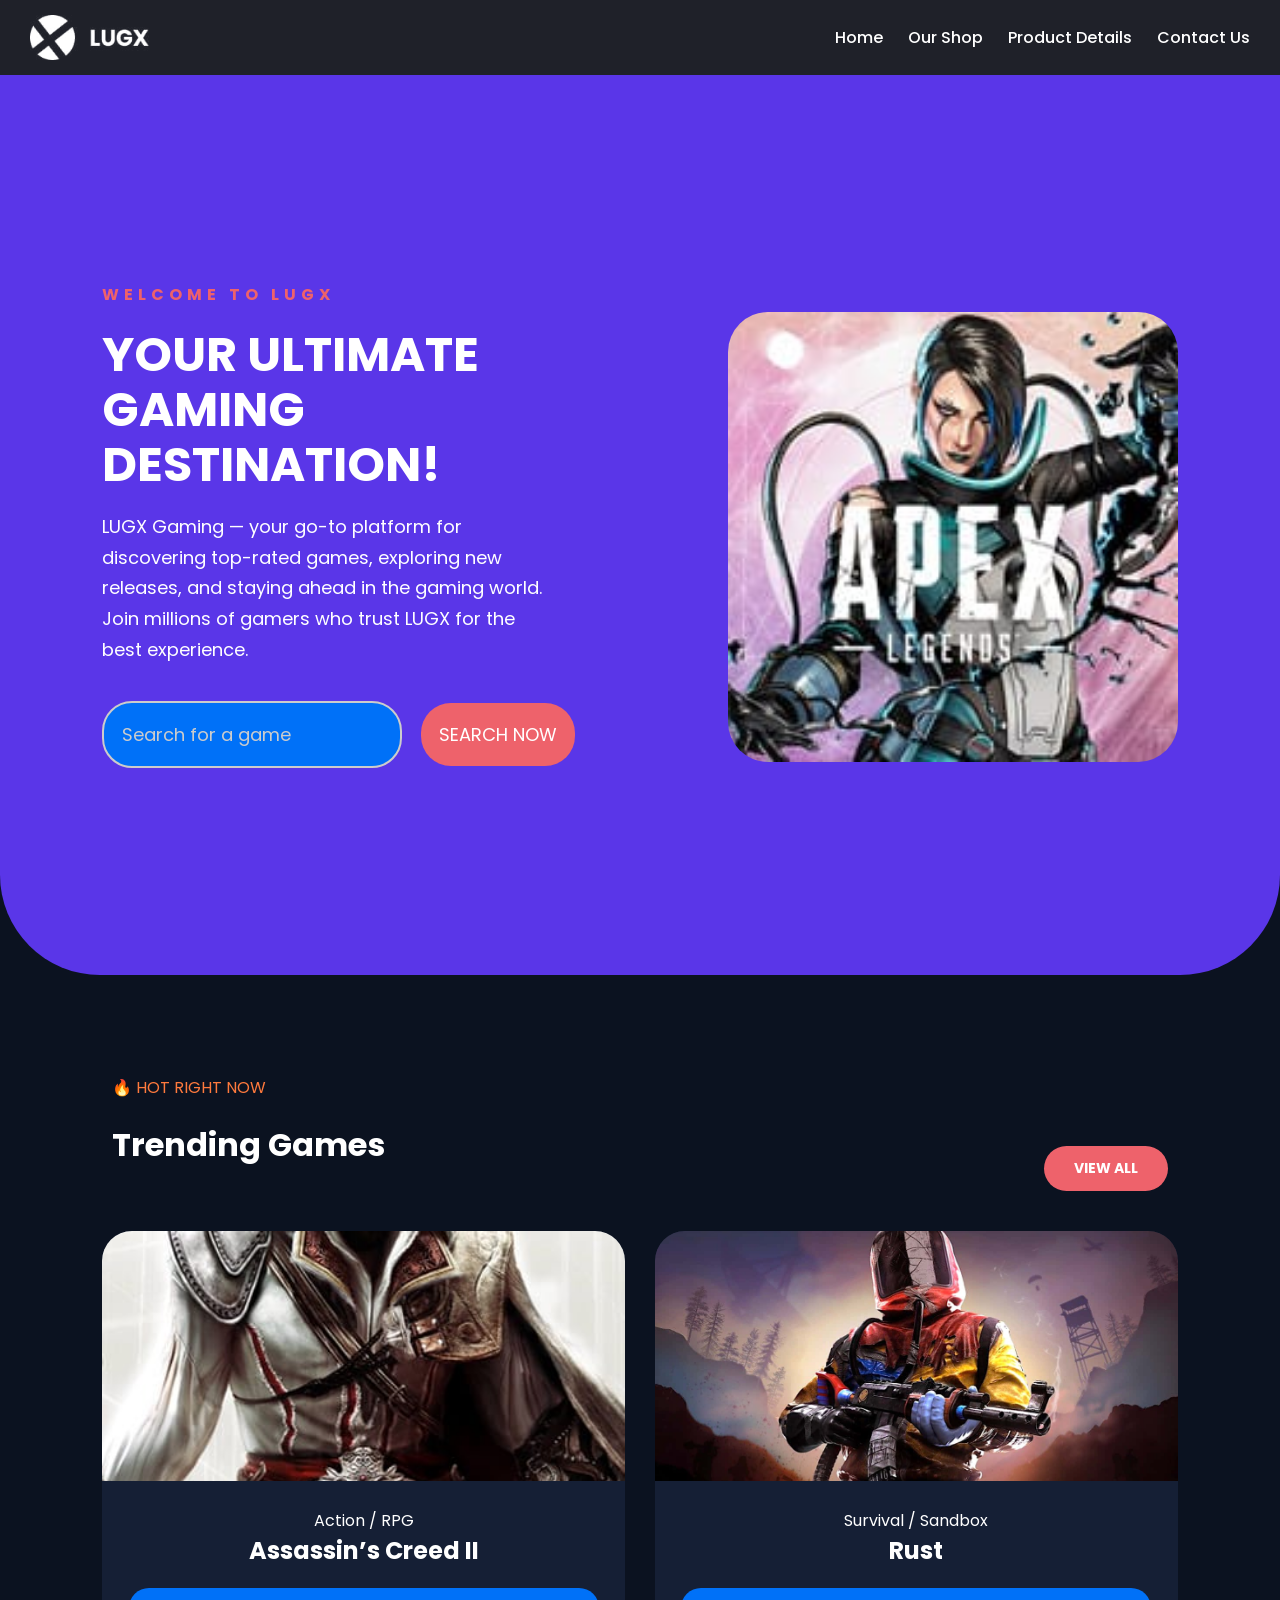
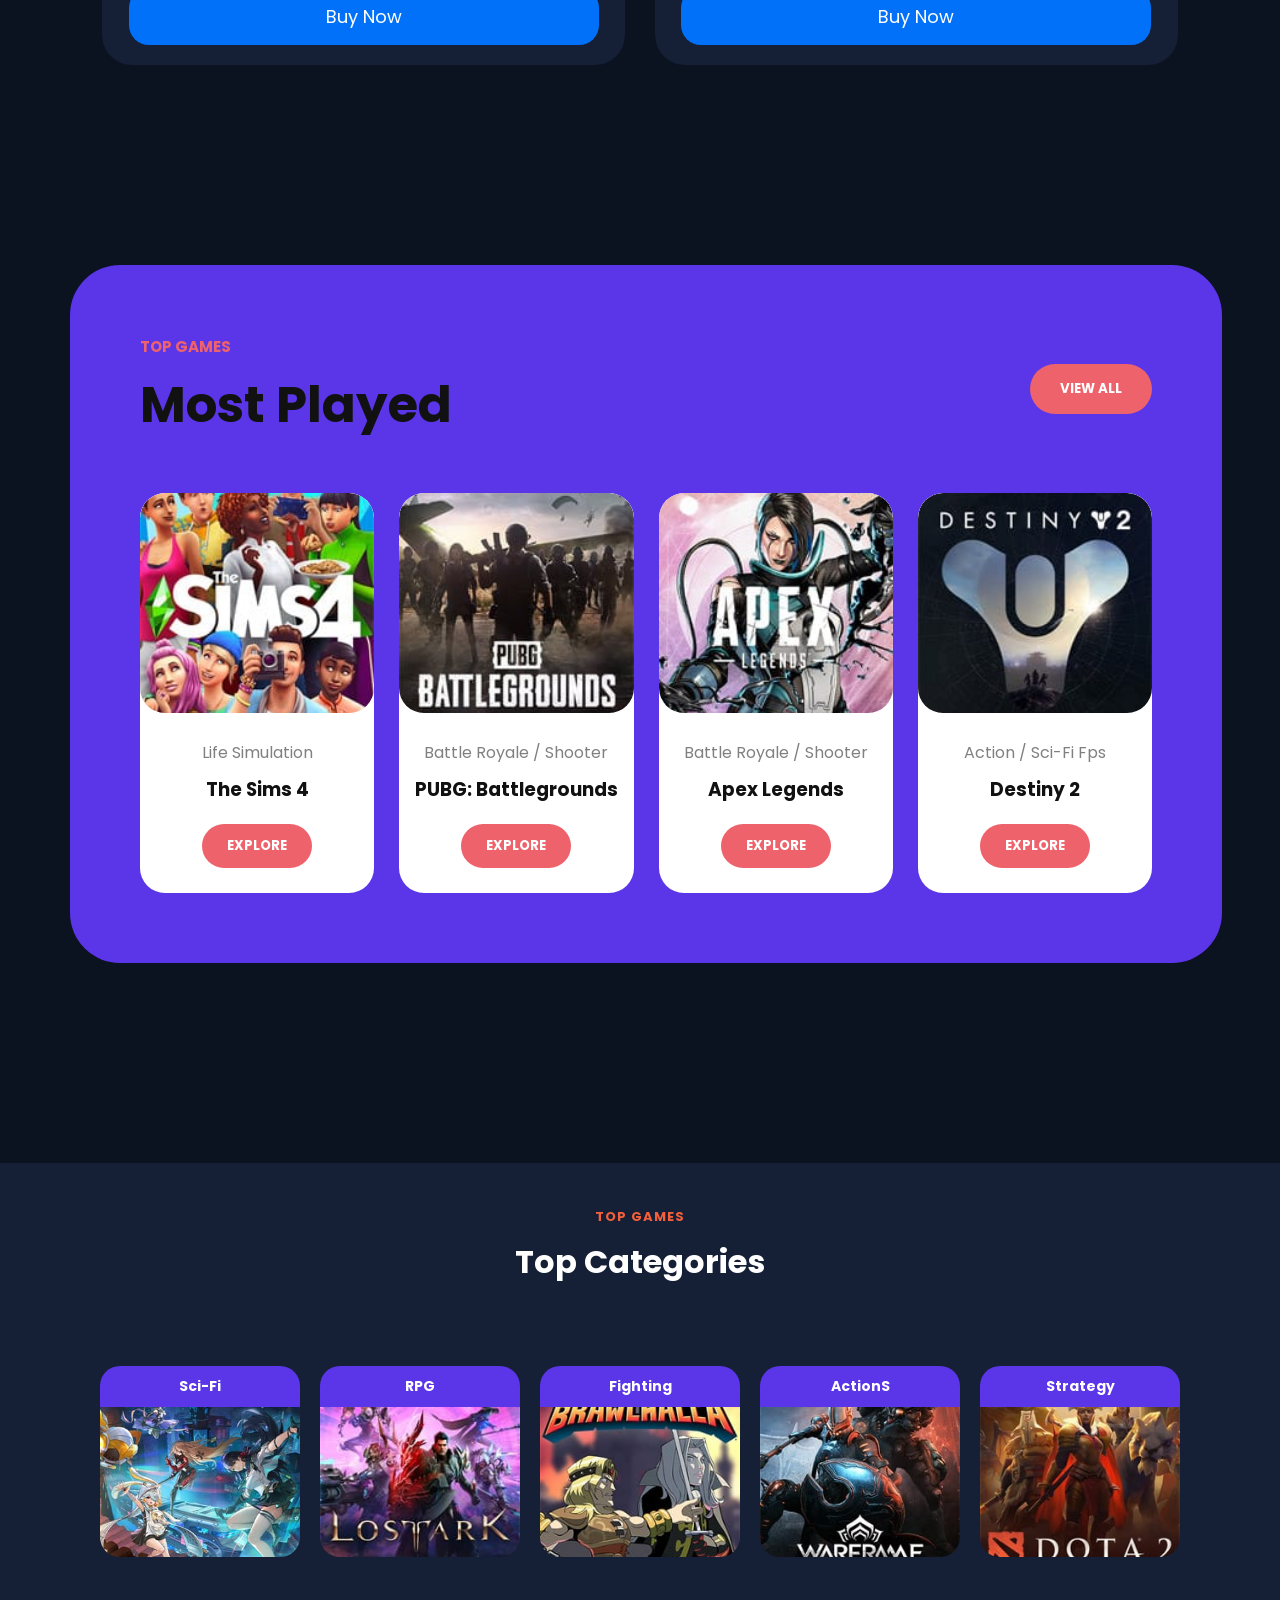
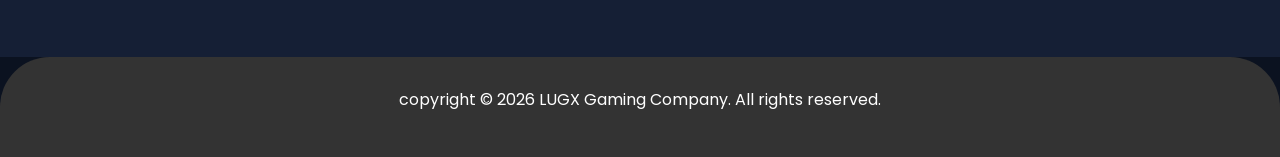
<file: index.html>
<!DOCTYPE html>
<html lang="en">

<head>
    <meta charset="UTF-8">
    <meta name="viewport" content="width=device-width, initial-scale=1.0">
    <title>website gaming</title>
    <link rel="stylesheet" href="style.css">

    <!-- Fonts -->
    <link href="https://fonts.googleapis.com/css2?family=Poppins:wght@300;400;500;600;700;800&display=swap" rel="stylesheet">
    
   
   <link rel="stylesheet" href="https://cloudflare.com">
</head>

<body>

    <!-- Navbar -->
<nav style="display: flex !important; flex-direction: row !important; justify-content: space-between !important; align-items: center !important; padding: 15px 30px !important; background-color: #1f2129 !important;">
    
    <div>
        <a href="index.html">
            <img src="lugx.jpeg" alt="LUGX Gaming Logo" style="height: 45px !important; display: block !important; mix-blend-mode: screen !important;">
        </a>
    </div>
    <ul style="display: flex !important; flex-direction: row !important; list-style: none !important; margin: 0 !important; padding: 0 !important; gap: 25px !important; align-items: center !important;">
        <li><a href="index.html" style="color: #ffffff; text-decoration: none !important; font-size: 16px !important; font-weight: 500 !important;">Home</a></li>
        <li><a href="#" style="color: #ffffff; text-decoration: none !important; font-size: 16px !important; font-weight: 500 !important;">Our Shop</a></li>
        <li><a href="#" style="color: #ffffff; text-decoration: none !important; font-size: 16px !important; font-weight: 500 !important;">Product Details</a></li>
        <li><a href="contact.html" style="color: #ffffff; text-decoration: none !important; font-size: 16px !important; font-weight: 500 !important;">Contact Us</a></li>
    </ul>

</nav>
<div id="home-page">

        <!-- Hero -->
    <section id="home" class="hero">

        <div class="hero-text">
           
            <h4>WELCOME TO LUGX</h4>

            <h1>Your Ultimate Gaming Destination!</h1>
            
            <p>
               
            LUGX Gaming — your go-to platform for discovering top-rated games,
            exploring new releases, and staying ahead in the gaming world. Join
            millions of gamers who trust LUGX for the best experience.
          
            </p>
               
            <div class="data-search">
               <input type="text" id="gameInput" placeholder="Search for a game">
               <button id="searchBtn">SEARCH NOW</button>
            </div>
 
        </div>
 
    
        
             <!-- صورة البطل  -->
        <div class="hero-image">
            <img src="./apex.jpeg"
             alt="gaming">
        </div>

    </section>

    <!-- Trending Games -->

    <section id="trending" class="trending">

        <div class="section-header">
          <div class="title-text">
            <span class="orange-text" style="color: rgb(255, 122, 61);">🔥 HOT RIGHT NOW</span>

            <h2 style="display: block;
                       font-size: 2em;
                       margin-block-start: 0.67em;
                       margin-block-end: 0.67em;
                       margin-inline-start: 0px;
                        margin-inline-end: 0px;
                       font-weight: bold;
                       unicode-bidi: isolate;">Trending Games</h2>
          </div>

            <a href="#" class="view-all-btn">VIEW ALL</a>
        </div>

        <div class="cards">
            <div class="card">
                <img src="./Assassin’s Creed.jpeg"
                    alt="">

                <div class="card-content">
                   <P>Action / RPG</P>
                   <h3>Assassin’s Creed II</h3>
                </div>
                <button class="buy-btn">
                    Buy Now
                </button>
            </div>

            <div class="card">
                <img src="./rust.jpeg"
                    alt="">

                <div class="card-content">
                    <p>Survival / Sandbox</p>
                    <h3>Rust</h3>
                </div>
                <button class="buy-btn">
                    Buy Now
                </button>
            </div>

        </div>
    </section>

    <!-- Most Played Section -->

<section class="most-played" style="margin: 100px 200px 200px 70px;">
    <div class="top-section">
        <div>
            <h4>TOP GAMES</h4>
            <h2>Most Played</h2>
        </div>
        <button class="view-btn" id="openPopup">
             VIEW ALL
        </button>
    </div>

    <div class="played-cards">
        <!-- Card 1 -->
        <div class="played-card">
            <img src="./the sims 4.jpeg"
                alt="">

            <p>Life Simulation</p>
            <h3>The Sims 4</h3>
            <button>EXPLORE</button>
        </div>

        <!-- Card 2 -->
        <div class="played-card">
            <img src="./pubg.jpeg"
                alt="">
            <p>Battle Royale / Shooter</p>
            <h3>PUBG: Battlegrounds</h3>
            <button>EXPLORE</button>
        </div>

        <!-- Card 5 -->
        <div class="played-card">
            <img src="./apex.jpeg"
                alt="">

            <p>Battle Royale / Shooter</p>
            <h3>Apex Legends</h3>
            <button>EXPLORE</button>
        </div>


        <!-- Card 6 -->
        <div class="played-card">
            <img src="./destiny 2.jpeg"
                alt="">
            <p>Action / Sci-Fi Fps</p>
            <h3>Destiny 2</h3>
            <button>EXPLORE</button>
        </div>
    </div>
</section>


    <!-- قسم التصنيفات المميزة -->
<section id="categories" class="top-categories">
    <div class="container">
        <div class="section-title">
            <span class="sub-title">TOP GAMES</span>
            <h2>Top Categories</h2>
        </div>

        <div class="categories-grid">
            <!-- تصنيف Tower Of Fantasy -->
            <div class="category-item">
                <div class="cat-header">Sci-Fi</div>
                <div class="cat-thumb">
                    <img src="./tower of fantasy.jpeg">
                </div>
            </div>

            <!-- تصنيف RPG -->
            <div class="category-item">
                <div class="cat-header">RPG</div>
                <div class="cat-thumb">
                    <img src="./lostark.jpeg">
                </div>
            </div>

            <!-- تصنيف brawlhalla -->
            <div class="category-item">
                <div class="cat-header">Fighting</div>
                <div class="cat-thumb">
                    <img src="./brawlhalla.jpeg">
                </div>
            </div>

            <!-- تصنيف Warframe -->
            <div class="category-item">
                <div class="cat-header">ActionS</div>
                <div class="cat-thumb">
                    <img src="./warframe.jpeg">
                </div>
            </div>

            <!-- تصنيف Strategy -->
            <div class="category-item">
                <div class="cat-header">Strategy</div>
                <div class="cat-thumb">
                    <img src="./dota 2.jpeg" alt="Strategy Games">
                </div>
            </div>
        </div>
</section>
<script src="script.js"></script>
<footer class="unique-footer">
    <p>copyright © 2026 LUGX Gaming Company. All rights reserved.</p>
</footer>
</body>
</html>
</file>
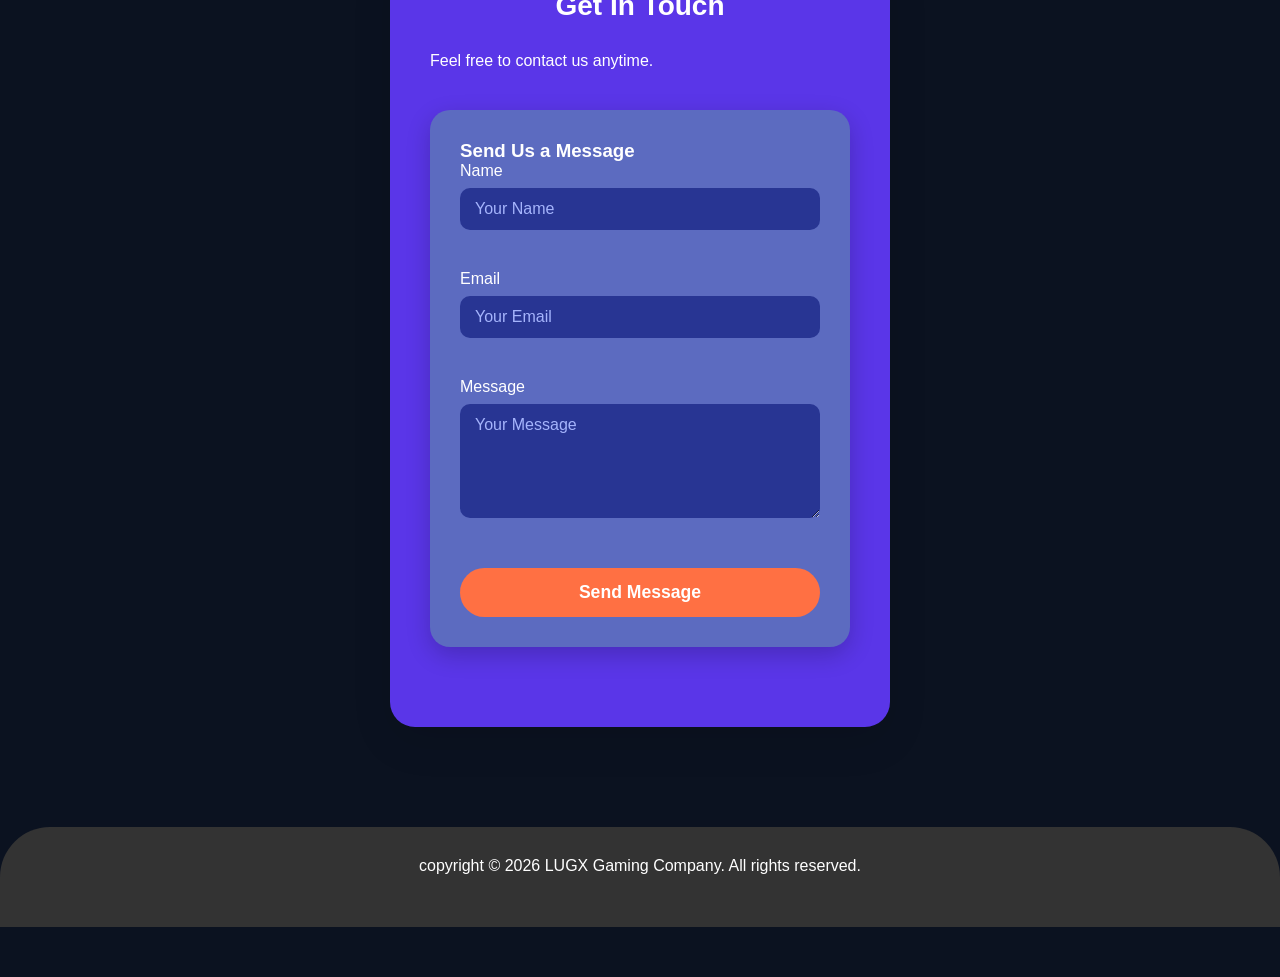
<file: contact.html>
<!DOCTYPE html>
<html lang="en">
<head>
    <meta charset="UTF-8">
    <meta name="viewport" content="width=device-width, initial-scale=1.0">
    <title>Contact Us</title>
    <link rel="stylesheet" href="style.css"> 
</head>
<body>
    <header>
    
    </header>
    <main class="main-content">
        <section class="contact-section">
            <div class="container">
                <h2 class="section-title">Get In Touch</h2>
                <p class="section-subtitle">Feel free to contact us anytime.</p>

                <div class="contact-card">
                    <h3 class="card-title">Send Us a Message</h3>
                    <form class="contact-form">
                        <div class="form-group">
                            <label for="name">Name</label>
                            <input type="text" id="name" placeholder="Your Name" required>
                        </div>
                        <div class="form-group">
                            <label for="email">Email</label>
                            <input type="email" id="email" placeholder="Your Email" required>
                        </div>
                        <div class="form-group">
                            <label for="message">Message</label>
                            <textarea id="message" rows="5" placeholder="Your Message" required></textarea>
                        </div>
                        <button type="submit" class="submit-btn">Send Message</button>
                    </form>
                </div>
            </div>
        </section>
    </main>
    <footer class="unique-footer">
        <p>copyright © 2026 LUGX Gaming Company. All rights reserved.</p>
    </footer>

    <script src="script.js"></script>
</body>
</html>
</file>
<file: style.css>
html {
    scroll-behavior: smooth;
    scroll-padding-top: 80px; 
}


*{
    margin:0;
    padding:0;
    box-sizing:border-box;
    font-family:'Poppins',sans-serif;
}

body{
    background:#0b1220;
    color:white;
    overflow-x:hidden;
}


@media screen and (max-width: 992px) {
    .container {
        width: 90%; 
    }
    .navbar .nav-links {
        gap: 15px; 
    }
}


@media screen and (max-width: 768px) {
    .navbar {
        flex-direction: column;
        padding: 15px;
    }
    .nav-links {
        display: none; 
        flex-direction: column;
        width: 100%;
        text-align: center;
        padding: 10px 0;
    }
    .nav-links li {
        margin: 10px 0;
    }

    .header-content h1 {
        font-size: 28px; 
    }
    .data-search {
        flex-direction: column; 
        width: 100%;
    }
    .data-search input {
        width: 100% !important;
        margin-bottom: 10px;
    }

    
    .trending-games, .cards-container {
        display: grid;
        grid-template-columns: 1fr; 
        gap: 20px;
    }
    .card {
        margin: 0 auto;
        width: 100%;
    }

    .newsletter-box {
        flex-direction: column;
    }
    .newsletter-box input, .newsletter-box button {
        width: 100%;
    }
}


.navbar{
    width:100%;
    display:inline-block;
    vertical-align: middleS;
    justify-content:space-between;
    align-items:center;

    padding:20px 8%;

    background-color: #333;

    position:fixed;

    top:0;
    left:0;

    z-index:1000;
}

.logo img{
    height: 45px;
    width: auto; 
    object-fit:contain;
}

.nav-links{
    display:flex;
    list-style:none;
}

.nav-links li a {
    color: white;
    text-decoration: none;
    font-size: 14px;
    font-weight: 500;
    padding: 8px 18px; 
    border-radius: 20px; 
    border: 2px solid transparent; 
    transition: all 0.3s ease; 
}

.nav-links li a:hover {
    color: white;
    border: 2px solid #f3603b; 
    background-color: rgba(243, 96, 59, 0.1); 
}


.nav-links li a.active {
    background-color: #5a36e8;
    border: 2px solid #5a36e8;
    color: white;
}

.sign-in {
    background-color: #f3603b; 
    color: white !important;   
    padding: 12px 30px;        
    border-radius: 25px;       
    text-decoration: none;    
    font-weight: 600;          
    font-size: 14px;           
    text-transform: uppercase; 
    transition: all 0.3s ease; 
    border: none;              
    display: inline-block;
}

.sign-in:hover {
    background-color: #ee626b; 
    transform: scale(1.05);    
}


.contact-header {
    background:#5a36e8;
    padding: 120px 0 100px;
    text-align: center;
    color: white;
    border-bottom-left-radius: 60px;
    border-bottom-right-radius: 60px; 
    margin-bottom: 100px;
}

.contact-header h1 {
    font-size: 48px;
    font-weight: 800;
    margin-bottom: 10px;
    margin-top: 50PX;
    letter-spacing: 1px;
}

.contact-header p {
    font-size: 16px;
    color: #e0e0e0;
    max-width: 600px;
    margin: 0 auto;
    line-height: 1.6;
}


.contact-form-section {
    padding-bottom: 100px;
}

.contact-section {
    padding: 0 20px 100px;
    margin-top: -50px; 
}

.contact-section .container {
    background: #5a36e8;
    padding: 40px;
    border-radius: 25px;
    box-shadow: 0 15px 40px rgba(0,0,0,0.1); 
    max-width: 500px;
    margin: 0 auto;
}

.contact-section h2 {
    text-align: center;
    margin-bottom: 30px;
    font-size: 28px;
    color:white;
}

#contact-form label {
    color:whiteغ;
    font-size: 0.9rem;
    font-weight: 500;
} 

#contact-form {
    display: flex;         
    flex-direction: column; 
    gap: 15px;             
}

#contact-form input, 
#contact-form textarea {
    box-sizing: border-box;
    background-color: #f0f0f0; 
    color: #333; 
    border: none;
    padding: 15px 20px;
    border-radius: 25px;
    font-size: 14px;
}

#contact-form textarea, 
#contact-form button {
    grid-column: span 2;
}

#contact-form input::placeholder, 
#contact-form textarea::placeholder {
    color:black; 
}

#contact-form textarea {
    height: 150px;
    resize: none;
    border-radius: 15px;
     color:black; 
}

#contact-form button {
    background-color: #ee626b; 
    color: white;
    border-radius: 20px;
    border: 1px;
    padding: 10px;
    text-transform: uppercase;
    font-weight: bold;
    letter-spacing: 1px;
    transition: 0.4s;
    cursor: pointer;
    box-shadow: 0 4px 15px rgba(238, 98, 107, 0.3); 
}

#contact-form button:hover {
    background-color: #0071f8; 
    box-shadow: 0 4px 15px rgba(0, 113, 248, 0.4);
    transform: translateY(-2px);
}


@media (max-width: 768px) {
    #contact-form {
        grid-template-columns: 1fr;
    }
    #contact-form input, #contact-form textarea, #contact-form button {
        grid-column: span 1;
    }
}


.hero{
    min-height:100vh;

    display:flex;
    justify-content:space-between;
    align-items:center;

    padding:120px 8%;

     background: #5a36e8;

    border-radius:0 0 100px 100px;
}

.hero-text{
    width:50%;
}

.hero-text h4{
    letter-spacing:5px;
    margin-bottom:20px;
    color: #ee626b;
}

.hero-text h1{
    font-size: 3rem;
    font-weight: 700;
    color: rgb(255, 255, 255);
    line-height: 1.15;
    text-transform: uppercase;
    margin-bottom: 20px;
}

.hero-text p{
    font-size:18px;
    width: 85%;
    font-weight: 400;
    line-height: 1.7;
    margin-bottom: 36px;
}


.data-search input{
    width:300px;
    padding:18px;
    border:2px solid #ccc;
    border-radius:30px;
    font-size:18px;
    margin-right: 15px;
    background-color: #0071f8;
    color: white;
}

.data-search input::placeholder{
    color: #ccc;
}

.data-search button{
   padding:18px;
    border:none;
    border-radius:30px;
    background:#ee626b;
    color:white;
    font-size:18px;
    cursor:pointer;
    transition:0.3s;
}

.data-search button:hover{
    background:#f3603b;
    color:black;
}

.hero-image{
    position:relative;
}

.hero-image img{
    width:450px;
    margin-top: 30px;
    border-radius:40px;
}


.section-header {
    display: flex;            
    justify-content: space-between; 
    align-items: flex-end;     
    margin-bottom: 40px;       
    padding: 0 10px;           
}

.view-all-btn {
    background-color: #ee626b; 
    color: white;
    text-decoration: none;
    padding: 12px 30px;
    border-radius: 25px;
    font-weight: bold;
    font-size: 14px;
    transition: 0.3s;
    white-space: nowrap;      
}


.view-all-btn:hover {
    background-color: #f3603b;
    transform: scale(1.05);    
}



.trending{
    padding:100px 8%;
}

.section-title h4{
    color:#ee626b;
     margin-bottom:10px;
} 

.section-title h2{
    font-size:50px;
    margin-bottom:50px;

    display:flexbox;
    justify-content: space-between; 
     align-items: center;
     padding-bottom: 30px; 

}

.section-title .btn{
    height: 50px;
    font-weight: 600;
    font-size: 0.9rem;
    background-color: rgb(255, 122, 61);
    color: rgb(255, 255, 255);
    text-transform: uppercase;
    cursor: pointer;
    letter-spacing: 0.5px;
    border-radius: 50px;
    border-width: medium;
    border-style: none;
    border-color: currentcolor;
    border-image: initial;
    padding: 0px 22px;
    transition: background-color 0.3s, transform 0.2s;
}


.cards{
    display:grid;

    grid-template-columns:repeat(auto-fit,minmax(280px,1fr));

    gap:30px;
}

.card{
    background:#151f35;
    border-radius:30px;
    overflow:hidden;
    transition:0.3s;
    text-align: center;
}

.card:hover{
    transform:translateY(-10px);
}

.card img{
    width:100%;
    height:250px;
    object-fit:cover;
}

.card-content{
    display:block;
    justify-content:space-between;
    align-items:center;
    padding:20px;
}

.card-content h3{
    font-size:24px;
    display: block;
}

.card-content span{
    background:#ee626b;
    padding:8px 15px;
    display: inline-block;
    border-radius:20px;
}

.card button{
    width:90%;
    margin:0 auto 20px;
    display:block;
    padding:15px;
    border:none;
    border-radius:20px;
    background:#0071f8;
    color:white;
    font-size:18px;
    cursor:pointer;
    transition:0.3s;
}

.card button:hover{
    background:#ee626b;
}

.top-categories {
    padding: 40px 40px;
    background:#151f35;
    text-align: center;
}

.section-title .sub-title {
    color: #f3603b;
    font-weight: bold;
    font-size: 13px;
    letter-spacing: 1px;
}

.section-title h2 {
    font-size: 32px;
    margin: 10px 0 50px;
    color: white;
}

.categories-grid {
    display: grid;
    grid-template-columns: repeat(5, 1fr); 
    gap: 20px;
    margin-bottom: 60px;
    box-shadow: #0071f8;
}

.category-item {
    border-radius: 20px;
    overflow: hidden;
    transition: 0.3s;
}

.category-item:hover {
    transform: translateY(-5px);
}

.cat-header {
    background-color: #5a36e8; 
    color: white;
    padding: 10px;
    font-weight: bold;
    font-size: 14px;
}

.cat-thumb img {
    width: 100%;
    height: 150px;
    object-fit: cover; 
    display: block;
    transition: transform 0.4s;
}

.welcome-back-bar {
    background: linear-gradient(to right, #5a36e8, #f3603b); 
    display: inline-block;
    padding: 15px 40px;
    border-radius: 35px;
    color: white;
    font-size: 15px;
    font-weight: 500;
}

.welcome-back-bar i {
    margin-right: 10px;
}

@media (max-width: 992px) {
    .categories-grid { grid-template-columns: repeat(3, 1fr); }
}
@media (max-width: 576px) {
    .categories-grid { grid-template-columns: 1fr; }
}



footer{
    background:#333;
    height:100px ;
    padding:30px;

    text-align:center;

    border-radius:50px 50px 0 0;
}


@keyframes float{
    0%{
        transform:translateY(0);
    }

    50%{
        transform:translateY(-20px);
    }

    100%{
        transform:translateY(0);
    }
}


@media(max-width:992px){

    .hero{
        flex-direction:column;
        text-align:center;
    }

    .hero-text{
        width:100%;
        margin-bottom:50px;
    }

    .hero-text h1{
        font-size:50px;
    }

    .navbar{
        flex-direction:column;
        gap:20px;
    }

    .newsletter-box{
        flex-direction:column;
    }

    .newsletter-box input{
        width:100%;
    }
}

@media(max-width:600px){

    .hero-text h1{
        font-size:38px;
    }

    .section-title h2{
        font-size:35px;
    }

    .newsletter h2{
        font-size:35px;
    }

    .hero-image img{
        width:100%;
    }
}


.login-modal-overlay {
    position: fixed;
    top: 0; left: 0;
    width: 100%; height: 100%;
    background: rgba(0, 0, 0, 0.85); 
    display: none; 
    justify-content: center;
    align-items: center;
    z-index: 2000;
}

.login-card {
    background: #5a36e8;
    padding: 40px;
    border-radius: 25px;
    width: 350px;
    text-align: center;
    position: relative;
}

.login-card h2 {
    color: white;
    margin-bottom: 30px;
    font-size: 24px;
}

.form-group {
    margin-bottom: 20px;
}

.form-group input {
    width: 100%;
    padding: 15px 20px;
    border-radius: 12px;
    border: 1px solid #3d2b7a;
    background-color: #2a1a5e;
    color: white;
    outline: none;
}

.submit-btn {
    background: #f3603b; 
    width: 100%; padding: 12px;
    border-radius: 25px; 
    border: 1px solid;
    color: white; 
    font-weight: bold; 
    cursor: pointer;
}

.submit-btn:hover {
 background:#0071f8;
}
.close-modal {
    position: absolute;
    top: 15px;
    right: 20px;
    color: #aaa;
    font-size: 28px;
    cursor: pointer;
}



.most-played{

    width:90%;

    margin:auto;

    margin-top:100px;

    background:#5a36e8;

    padding:70px;

    border-radius:50px;
}

.top-section{

    display:flex;

    justify-content:space-between;

    align-items:center;

    margin-bottom:50px;
}

.top-section h4{

    color:#ee626b;

    margin-bottom:10px;

    font-size:15px;
}

.top-section h2{

    font-size:50px;

    color:#111;
}

.view-btn{

    padding:15px 30px;

    border:none;

    border-radius:30px;

    background:#ee626b;

    color:white;

    font-weight:bold;

    cursor:pointer;

    transition:0.3s;
}

.view-btn:hover{

    background:#0071f8;
}

.played-cards{

    display:grid;

    grid-template-columns:repeat(auto-fit,minmax(180px,1fr));

    gap:25px;
}

.played-card{

    background:white;

    border-radius:25px;

    overflow:hidden;

    text-align:center;

    padding-bottom:25px;

    transition:0.3s;
}

.played-card:hover{

    transform:translateY(-10px);
}

.played-card img{

    width:100%;

    height:220px;

    object-fit:cover;

    border-radius:25px;
}

.played-card p{

    color:gray;

    margin-top:20px;
}

.played-card h3{

    color:#111;

    margin:10px 0 20px;
}

.played-card button{

    padding:12px 25px;

    border:none;

    border-radius:25px;

    background:#ee626b;

    color:white;

    font-weight:bold;

    cursor:pointer;

    transition:0.3s;
}

.played-card button:hover{

    background:#0071f8;
}

/* Responsive */

@media(max-width:768px){

    .top-section{

        flex-direction:column;

        gap:20px;

        text-align:center;
    }

    .top-section h2{

        font-size:35px;
    }

    .most-played{

        padding:40px 20px;
    }
}

.hamburger {
    display: none;
    font-size: 25px;
    color: white;
    cursor: pointer;
}

@media screen and (max-width: 768px) {
    .hamburger {
        display: block;
    }

    .nav-links {
        display: none; 
        flex-direction: column;
        position: absolute;
        top: 70px;
        left: 0;
        width: 100%;
        background-color: #1e1e1e; 
        padding: 20px;
        z-index: 100;
    }

    .nav-links.active {
        display: flex;
    }
}

img {
    max-width: 100%;
    height: auto;
}

.container {
    width: 90%;
    max-width: 1200px;
    margin: 0 auto;
}

@media screen and (max-width: 992px) {
    .navbar { padding: 15px 5%; }
    
    .hero {
        flex-direction: column-reverse; 
        text-align: center;
        padding: 50px 20px;
    }

    .hero-text h1 { font-size: 36px; }

    .cards, .played-cards, .categories-grid {
        grid-template-columns: repeat(2, 1fr); 
        gap: 15px;
    }
}

@media screen and (max-width: 768px) {
    .nav-links {
        display: none;
        flex-direction: column;
        position: absolute;
        top: 70px;
        left: 0;
        width: 100%;
        background: #1e1e1e;
        padding: 20px;
        text-align: center;
        box-shadow: 0 5px 10px rgba(0,0,0,0.3);
    }

    .nav-links.active { display: flex; }

    .hamburger { display: block; color: white; cursor: pointer; }

    .data-search {
        flex-direction: column;
        width: 100%;
    }
    
    .data-search input, .data-search button {
        width: 100%;
        border-radius: 25px;
    }

    .cards, .played-cards, .categories-grid {
        grid-template-columns: 1fr;
    }

    .features {
        flex-direction: column;
        gap: 20px;
    }

    .contact-header h1 { font-size: 32px; }
    
    .contact-section .container {
        padding: 20px;
        margin-top: -30px;
    }
}

@media screen and (max-width: 480px) {
    .hero-text h1 { font-size: 28px; }
    
    .section-header {
        flex-direction: column;
        text-align: center;
        gap: 10px;
    }


.main-navbar {
    display: flex !important;
    justify-content: space-between !important;
    align-items: center !important;
    flex-direction: row !important;
    padding: 15px 40px !important;
    background-color: #1e1e1e !important;
    width: 100% !important;
}

.nav-links {
    display: flex !important;
    flex-direction: row !important;
    align-items: center !important;
    list-style: none !important;
    gap: 25px !important;
    margin: 0 !important;
    padding: 0 !important;
}

.nav-links li {
    display: block !important;
}

.hero {
    display: flex;
    align-items: center;
    justify-content: space-between;
    gap: 30px;
    padding: 50px;
}
 
.hero-text {
    flex: 1;
}

.hero-image {
    flex: 1;
    display: flex;
    justify-content: center;
}

.hero-image img {
max-width: 100%;
height: auto;
border-radius: 10%;
}

.unique-contact-section {
    display: flex;
    justify-content: center;
    align-items: center;
    padding: 40px 20px;
    width: 100%;
}

.unique-contact-card {
    width: 100%;
    max-width: 400px;
    background-color: #12131a; 
    padding: 25px;
    border-radius: 12px;
    box-shadow: 0 8px 24px rgba(0, 0, 0, 0.4);
}

.unique-contact-title {
    color: #ffffff;
    font-size: 24px;
    margin-bottom: 20px;
    text-transform: lowercase;
    font-family: sans-serif;
    text-align: left;
}

.unique-input-group {
    margin-bottom: 15px;
}

.unique-contact-form input[type="text"],
.unique-contact-form input[type="email"],
.unique-contact-form textarea {
    width: 100%;
    padding: 12px;
    background-color: #1a1c24; 
    border: 1px solid #2d313f;
    border-radius: 6px;
    color: #ffffff;
    font-size: 15px;
    box-sizing: border-box;
    transition: all 0.3s ease;
}

.unique-contact-form textarea {
    resize: none;
    height: 100px;
}
}

.unique-contact-form input:focus,
.unique-contact-form textarea:focus {
    outline: none;
    border-color: #5b5cf6;
    box-shadow: 0 0 8px rgba(99, 102, 241, 0.4);
}

.unique-send-btn {
    width: 100%;
    padding: 12px;
    background-color: #5b5cf6;
    color: #ffffff;
    border: none;
    border-radius: 6px;
    font-size: 16px;
    font-weight: bold;
    cursor: pointer;
    transition: background-color 0.2s ease, transform 0.1s ease;
}

.unique-send-btn:hover {
    background-color: #4344d7;
}

.unique-send-btn:active {
    transform: scale(0.98);
}

.unique-contact-section {
    display: flex;
    justify-content: center;
    align-items: center;
    padding: 40px 20px;
    width: 100%;
}

.unique-contact-card {
    width: 100%;
    max-width: 400px;
    background-color: #12131a; 
    padding: 25px;
    border-radius: 12px;
    box-shadow: 0 8px 24px rgba(0, 0, 0, 0.4);
    display: flex;
    flex-direction: column;
}

.unique-contact-form {
    display: flex;
    flex-direction: column;
    width: 100%;
}

.unique-contact-form input,
.unique-contact-form textarea {
    width: 100% !important;
    padding: 12px !important;
    margin-bottom: 15px !important;
    background-color: #1a1c24 !important; 
    border: 1px solid #2d313f !important;
    border-radius: 6px !important;
    color: #ffffff !important; 
    font-size: 15px !important;
    box-sizing: border-box !important;
}

.unique-contact-form textarea {
    resize: none !important;
    height: 100px !important;
}


header img, 
.navbar-brand img, 
.logo img, 
div img[src*="lugx"] {
    mix-blend-mode: screen !important;
    background-color: transparent !important;
    background: none !important;
}

.logo, 
.logo-container, 
.navbar-brand, 
header div:first-child {
    background-color: transparent !important;
    background: none !important;
}

header, 
.header-area, 
.navbar, 
.main-nav {
    background-color: #1f2129 !important; 
}

footer, .footer-area {
    margin-bottom: 0 !important;
    padding-bottom: 30px !important; 
}

footer p, .footer-area p, footer div:last-child {
    margin-bottom: 0 !important;
    padding-bottom: 0 !important;
}

.contact-card {
    background-color: #5c6bc0; 
    max-width: 500px; 
    margin: 40px auto; 
    padding: 30px;
    border-radius: 20px; 
    box-shadow: 0 8px 24px rgba(0,0,0,0.2); 
    color: white;
    font-family: sans-serif;
}

.contact-card h2 {
    font-size: 2rem;
    margin-bottom: 5px;
    text-align: center;
}

.contact-card p {
    font-size: 1rem;
    margin-bottom: 25px;
    text-align: center;
    opacity: 0.9;
}

.contact-form {
    display: flex;
    flex-direction: column;
    gap: 15px; 
}

.form-group {
    display: flex;
    flex-direction: column;
    gap: 5px; 
    text-align: left; 
}

.contact-form input,
.contact-form textarea {
    width: 100%;
    padding: 12px 15px;
    background-color: #283593; 
    border: none;
    border-radius: 10px; 
    color: white;
    font-size: 1rem;
    outline: none;
    box-sizing: border-box; 
}

.contact-form input::placeholder,
.contact-form textarea::placeholder {
    color: #a5b4fc;
}

.submit-btn {
    background-color: #ff7043; 
    color: white;
    padding: 14px;
    border: none;
    border-radius: 25px; 
    font-size: 1.1rem;
    font-weight: bold;
    cursor: pointer;
    margin-top: 10px;
    transition: background 0.3s;
}

.submit-btn:hover {
    background-color: #f4511e;  
}

.contact-form {
    display: flex !important;
    flex-direction: column !important;
    gap: 20px;
}

.form-group {
    display: flex !important;
    flex-direction: column !important;
    gap: 8px;
    align-items: flex-start;
}

.contact-form input,
.contact-form textarea {
    width: 100% !important;
}
</file>
